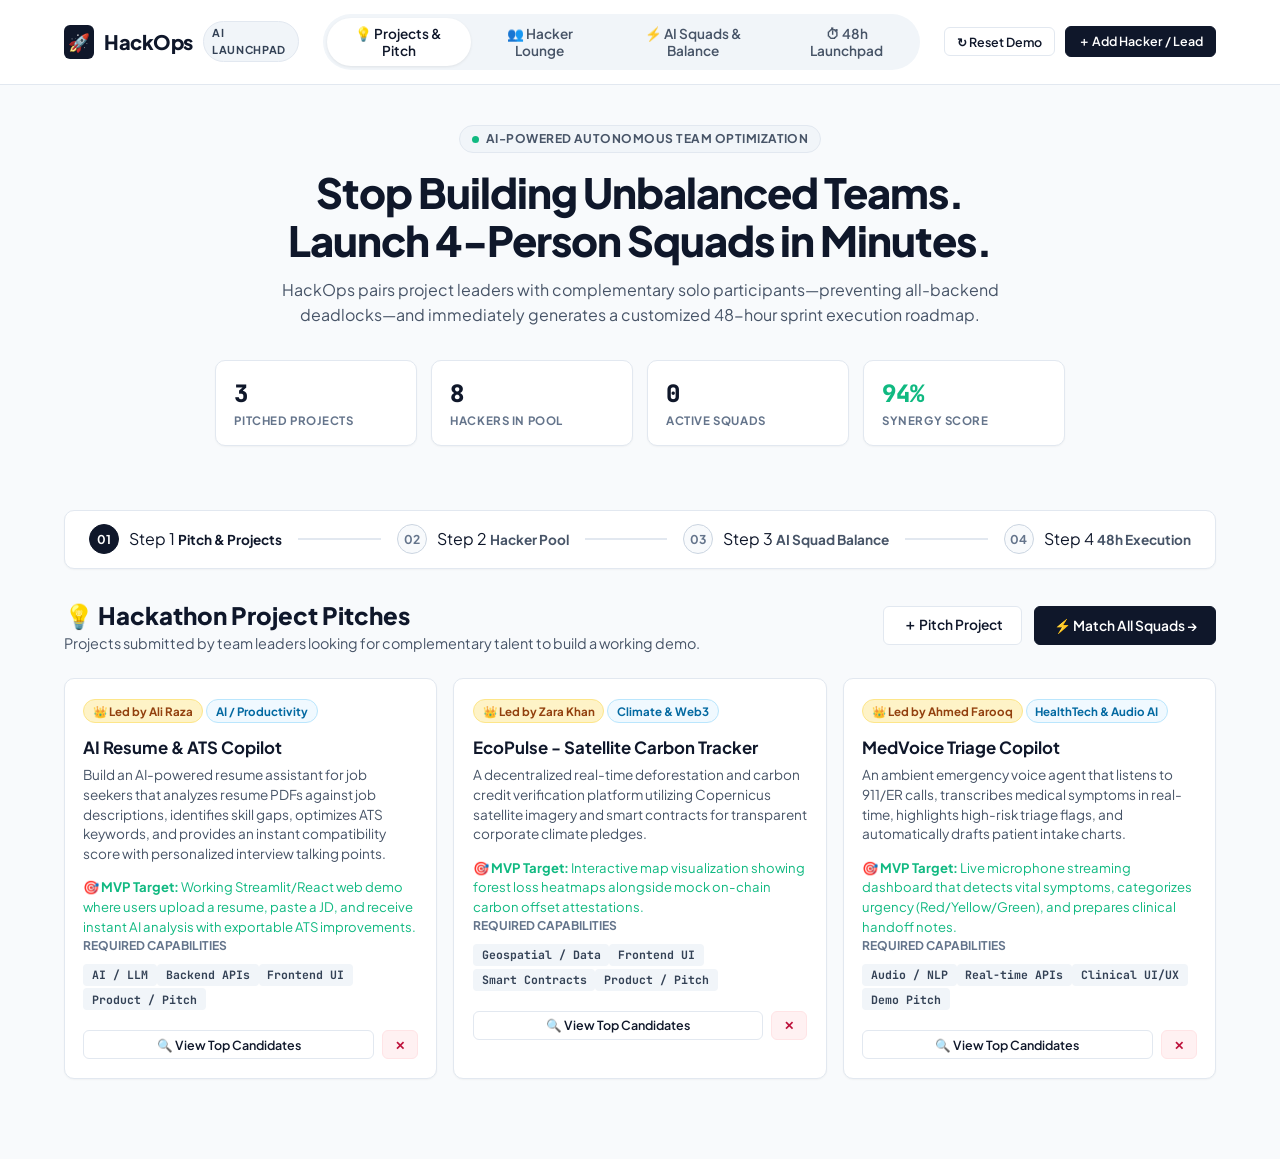
<file: index.html>
<!DOCTYPE html>
<html lang="en">
<head>
  <meta charset="UTF-8">
  <meta name="viewport" content="width=device-width, initial-scale=1.0">
  <title>HackOps | AI Hackathon Squad Matcher & 48-Hour Launchpad</title>
  <meta name="description" content="AI-powered hackathon platform pairing solo participants into balanced 4-person teams with instant 48-hour execution sprint roadmaps.">
  <link rel="stylesheet" href="style.css">
  <link rel="icon" href="data:image/svg+xml,<svg xmlns=%22http://www.w3.org/2000/svg%22 viewBox=%220 0 100 100%22><text y=%22.9em%22 font-size=%2290%22>🚀</text></svg>">
</head>
<body>

  <!-- Top Navigation Bar -->
  <header>
    <div class="container nav-wrapper">
      <a href="#" class="brand" onclick="switchTab('projects'); return false;">
        <div class="brand-icon">🚀</div>
        <span>HackOps</span>
        <span class="brand-badge">AI Launchpad</span>
      </a>

      <!-- Central Navigation Tabs -->
      <nav class="nav-tabs">
        <button class="nav-tab-btn active" data-tab="projects" id="tab-btn-projects">
          <span>💡</span> Projects & Pitch
        </button>
        <button class="nav-tab-btn" data-tab="members" id="tab-btn-members">
          <span>👥</span> Hacker Lounge
        </button>
        <button class="nav-tab-btn" data-tab="matcher" id="tab-btn-matcher">
          <span>⚡</span> AI Squads & Balance
        </button>
        <button class="nav-tab-btn" data-tab="launchpad" id="tab-btn-launchpad">
          <span>⏱</span> 48h Launchpad
        </button>
      </nav>

      <!-- Action Buttons -->
      <div class="nav-actions">
        <button class="btn btn-secondary btn-sm" onclick="resetAllData()" title="Reset to default demo data">
          ↻ Reset Demo
        </button>
        <button class="btn btn-primary btn-sm" onclick="openModal('modal-add-participant')">
          ＋ Add Hacker / Lead
        </button>
      </div>
    </div>
  </header>

  <!-- Main Application Content -->
  <main class="container" style="padding-bottom: 5rem;">

    <!-- Hero Section -->
    <section class="hero">
      <div class="hero-pill">
        <span class="dot"></span>
        <span>AI-Powered Autonomous Team Optimization</span>
      </div>
      <h1 class="hero-title">
        Stop Building Unbalanced Teams.<br>
        <span class="gradient-text-accent">Launch 4-Person Squads in Minutes.</span>
      </h1>
      <p class="hero-subtitle">
        HackOps pairs project leaders with complementary solo participants—preventing all-backend deadlocks—and immediately generates a customized 48-hour sprint execution roadmap.
      </p>

      <!-- Live Quick Stats -->
      <div class="hero-stats">
        <div class="stat-card">
          <div class="stat-number" id="stat-projects">3</div>
          <div class="stat-label">Pitched Projects</div>
        </div>
        <div class="stat-card">
          <div class="stat-number" id="stat-hackers">8</div>
          <div class="stat-label">Hackers in Pool</div>
        </div>
        <div class="stat-card">
          <div class="stat-number" id="stat-squads">0</div>
          <div class="stat-label">Active Squads</div>
        </div>
        <div class="stat-card">
          <div class="stat-number" id="stat-balance" style="color: var(--accent-emerald);">94%</div>
          <div class="stat-label">Synergy Score</div>
        </div>
      </div>
    </section>

    <!-- Visual Interactive Stepper -->
    <div class="stepper-container">
      <div class="stepper">
        <div class="step-node active" data-step="1">
          <div class="step-circle">01</div>
          <div class="step-meta">
            <span class="step-tag">Step 1</span>
            <span class="step-title">Pitch & Projects</span>
          </div>
        </div>
        <div class="step-divider"></div>
        <div class="step-node" data-step="2">
          <div class="step-circle">02</div>
          <div class="step-meta">
            <span class="step-tag">Step 2</span>
            <span class="step-title">Hacker Pool</span>
          </div>
        </div>
        <div class="step-divider"></div>
        <div class="step-node" data-step="3">
          <div class="step-circle">03</div>
          <div class="step-meta">
            <span class="step-tag">Step 3</span>
            <span class="step-title">AI Squad Balance</span>
          </div>
        </div>
        <div class="step-divider"></div>
        <div class="step-node" data-step="4">
          <div class="step-circle">04</div>
          <div class="step-meta">
            <span class="step-tag">Step 4</span>
            <span class="step-title">48h Execution</span>
          </div>
        </div>
      </div>
    </div>

    <!-- TAB 1: Projects & Pitch Studio -->
    <section id="tab-projects" class="tab-content" style="display: block;">
      <div class="card-header" style="margin-bottom: 1.5rem;">
        <div>
          <h2 style="font-size: 1.5rem; font-weight: 800;">💡 Hackathon Project Pitches</h2>
          <p style="color: var(--text-secondary); font-size: 0.9rem;">
            Projects submitted by team leaders looking for complementary talent to build a working demo.
          </p>
        </div>
        <div style="display: flex; gap: 0.75rem;">
          <button class="btn btn-secondary" onclick="openModal('modal-add-project')">
            ＋ Pitch Project
          </button>
          <button class="btn btn-primary" onclick="runSquadMatching()">
            ⚡ Match All Squads →
          </button>
        </div>
      </div>

      <div class="grid-3" id="projects-grid">
        <!-- Rendered dynamically by app.js -->
      </div>
    </section>

    <!-- TAB 2: Hacker Lounge -->
    <section id="tab-members" class="tab-content" style="display: none;">
      <div class="card-header" style="margin-bottom: 1.5rem;">
        <div>
          <h2 style="font-size: 1.5rem; font-weight: 800;">👥 Solo Hacker Talent Pool</h2>
          <p style="color: var(--text-secondary); font-size: 0.9rem;">
            Participants who pasted their raw bio or GitHub profiles. Parsed into distinct roles and superpowers.
          </p>
        </div>
        <div style="display: flex; gap: 0.75rem;">
          <button class="btn btn-primary" onclick="openModal('modal-add-participant')">
            ＋ Add Hacker / Bio
          </button>
          <button class="btn btn-emerald" onclick="runSquadMatching()">
            ⚡ Form Balanced Squads →
          </button>
        </div>
      </div>

      <div class="grid-4" id="members-grid">
        <!-- Rendered dynamically by app.js -->
      </div>
    </section>

    <!-- TAB 3: AI Squads & Balance Studio -->
    <section id="tab-matcher" class="tab-content" style="display: none;">
      <div class="card-header" style="margin-bottom: 1.5rem;">
        <div>
          <h2 style="font-size: 1.5rem; font-weight: 800;">⚡ AI Squad Matcher & Balance Studio</h2>
          <p style="color: var(--text-secondary); font-size: 0.9rem;">
            Complementary 4-person squads (1 Leader + 3 distinct roles) with capability coverage scoring and gap mitigation.
          </p>
        </div>
        <div>
          <button class="btn btn-primary" onclick="runSquadMatching()">
            ↻ Re-Run Matcher
          </button>
        </div>
      </div>

      <div id="squads-container">
        <!-- Rendered dynamically by app.js -->
      </div>
    </section>

    <!-- TAB 4: 48h Launchpad & Execution Engine -->
    <section id="tab-launchpad" class="tab-content" style="display: none;">
      <div id="launchpad-container">
        <!-- Rendered dynamically by app.js -->
      </div>
    </section>

  </main>

  <!-- MODAL: Add Participant (Bio / Lead) -->
  <div class="modal-backdrop" id="modal-add-participant">
    <div class="modal-container">
      <div class="modal-header">
        <h3 style="font-size: 1.15rem; font-weight: 700;">＋ Join HackOps Hacker Pool</h3>
        <button class="btn btn-secondary btn-sm" onclick="closeModal('modal-add-participant')" style="padding: 0.2rem 0.6rem;">✕</button>
      </div>
      <form id="form-add-participant">
        <div class="modal-body">
          <label class="form-label">Are you pitching a project as a Leader or joining as a Member? *</label>
          <div class="role-toggle">
            <div class="role-option">
              <input type="radio" id="role-member" name="participant-role" value="member" checked>
              <label for="role-member" class="role-label">🙋 Member (Join a Squad)</label>
            </div>
            <div class="role-option">
              <input type="radio" id="role-leader" name="participant-role" value="leader">
              <label for="role-leader" class="role-label">👑 Leader (Pitch an Idea)</label>
            </div>
          </div>

          <div class="form-group">
            <label class="form-label" for="part-name">Full Name or Handle *</label>
            <input type="text" class="form-input" id="part-name" placeholder="e.g. Maya Lin" required>
          </div>

          <div class="form-group">
            <label class="form-label" for="part-github">GitHub Profile URL (optional)</label>
            <input type="url" class="form-input" id="part-github" placeholder="https://github.com/username">
          </div>

          <div class="form-group">
            <label class="form-label" for="part-bio">Messy Bio, Skills & Experience *</label>
            <textarea class="form-textarea" id="part-bio" rows="4" placeholder="e.g. CS major with 2 years of React and Next.js experience. Built full-stack apps with FastAPI backends and Tailwind styling. Love rapid prototyping." required></textarea>
            <div style="font-size: 0.76rem; color: var(--text-muted); margin-top: 0.25rem;">
              Tip: Paste your raw resume summary or bullet points—our AI will extract your skills automatically.
            </div>
          </div>

          <!-- Real-time NLP Bio Preview -->
          <div id="bio-parse-preview" style="display: none; background: rgba(0,0,0,0.4); border: 1px dashed var(--border-glow); border-radius: var(--radius-md); padding: 0.85rem; margin-bottom: 1.25rem;">
          </div>

          <!-- Conditional Field for Leaders -->
          <div class="form-group" id="leader-idea-field" style="display: none;">
            <label class="form-label" for="part-idea" style="color: #fbbf24;">💡 Hackathon Project Idea *</label>
            <textarea class="form-textarea" id="part-idea" rows="3" placeholder="Describe the problem, your solution, and what kind of MVP you want to build during the 48 hours."></textarea>
          </div>
        </div>
        <div class="modal-footer">
          <button type="button" class="btn btn-secondary" onclick="closeModal('modal-add-participant')">Cancel</button>
          <button type="submit" class="btn btn-primary">Add to HackOps</button>
        </div>
      </form>
    </div>
  </div>

  <!-- MODAL: Pitch New Project -->
  <div class="modal-backdrop" id="modal-add-project">
    <div class="modal-container">
      <div class="modal-header">
        <h3 style="font-size: 1.15rem; font-weight: 700;">💡 Pitch a New Hackathon Project</h3>
        <button class="btn btn-secondary btn-sm" onclick="closeModal('modal-add-project')" style="padding: 0.2rem 0.6rem;">✕</button>
      </div>
      <form id="form-add-project">
        <div class="modal-body">
          <div class="form-group">
            <label class="form-label" for="new-proj-title">Project Name *</label>
            <input type="text" class="form-input" id="new-proj-title" placeholder="e.g. HealthPulse AI" required>
          </div>

          <div class="form-group">
            <label class="form-label" for="new-proj-track">Track / Category</label>
            <select class="form-select" id="new-proj-track">
              <option value="AI / LLM & Agents">AI / LLM & Agents</option>
              <option value="Web3 & Climate">Web3 & Climate</option>
              <option value="HealthTech & Bio">HealthTech & Bio</option>
              <option value="Developer Tools & Ops">Developer Tools & Ops</option>
              <option value="FinTech & Commerce">FinTech & Commerce</option>
            </select>
          </div>

          <div class="form-group">
            <label class="form-label" for="new-proj-desc">Problem & Solution Summary *</label>
            <textarea class="form-textarea" id="new-proj-desc" rows="3" placeholder="What problem does this solve? What is the core user flow?" required></textarea>
          </div>

          <div class="form-group">
            <label class="form-label" for="new-proj-goal">48-Hour MVP Target Goal</label>
            <input type="text" class="form-input" id="new-proj-goal" placeholder="e.g. Working web app with live speech-to-text and instant diagnosis triage">
          </div>

          <div class="grid-2">
            <div class="form-group">
              <label class="form-label" for="new-proj-leader">Leader Name *</label>
              <input type="text" class="form-input" id="new-proj-leader" placeholder="Your Name" required>
            </div>
            <div class="form-group">
              <label class="form-label" for="new-proj-leader-bio">Leader Skills / Role</label>
              <input type="text" class="form-input" id="new-proj-leader-bio" placeholder="e.g. AI / Python Backend Lead">
            </div>
          </div>
        </div>
        <div class="modal-footer">
          <button type="button" class="btn btn-secondary" onclick="closeModal('modal-add-project')">Cancel</button>
          <button type="submit" class="btn btn-primary">Submit Project Pitch</button>
        </div>
      </form>
    </div>
  </div>

  <!-- Scripts -->
  <script src="app.js"></script>
</body>
</html>
</file>
<file: style.css>
@import url('https://fonts.googleapis.com/css2?family=Plus+Jakarta+Sans:wght@300;400;500;600;700;800&family=JetBrains+Mono:wght@400;500;600&display=swap');

:root {
  --bg-main: #F8FAFC;
  --bg-card: #FFFFFF;
  --bg-card-hover: #F8FAFC;
  --bg-subtle: #F1F5F9;
  --bg-input: #FFFFFF;
  
  --border-subtle: #E2E8F0;
  --border-active: #0F172A;
  
  --primary: #0F172A;
  --primary-hover: #1E293B;
  
  --accent-cyan: #0284C7;
  --accent-emerald: #10B981;
  --accent-amber: #D97706;
  --accent-rose: #E11D48;
  --accent-indigo: #4F46E5;

  --text-primary: #0F172A;
  --text-secondary: #475467;
  --text-muted: #64748B;
  --text-inverse: #FFFFFF;
  
  --radius-sm: 6px;
  --radius-md: 10px;
  --radius-lg: 14px;
  --radius-full: 9999px;
  
  --shadow-sm: 0 1px 2px rgba(0, 0, 0, 0.04);
  --shadow-md: 0 4px 12px rgba(0, 0, 0, 0.05);
  --shadow-lg: 0 10px 25px rgba(0, 0, 0, 0.06);
  
  --font-sans: 'Plus Jakarta Sans', -apple-system, BlinkMacSystemFont, sans-serif;
  --font-mono: 'JetBrains Mono', monospace;
  
  --transition-fast: 0.15s ease;
  --transition-normal: 0.2s cubic-bezier(0.16, 1, 0.3, 1);
}

/* Reset & Base */
*, *::before, *::after {
  box-sizing: border-box;
  margin: 0;
  padding: 0;
}

body {
  font-family: var(--font-sans);
  background-color: var(--bg-main);
  color: var(--text-primary);
  min-height: 100vh;
  line-height: 1.5;
  overflow-x: hidden;
}

/* Container */
.container {
  max-width: 1200px;
  margin: 0 auto;
  padding: 0 1.5rem;
}

/* Header & Nav */
header {
  position: sticky;
  top: 0;
  z-index: 100;
  background: #FFFFFF;
  border-bottom: 1px solid var(--border-subtle);
  padding: 0.85rem 0;
}

.nav-wrapper {
  display: flex;
  align-items: center;
  justify-content: space-between;
  gap: 1.5rem;
}

.brand {
  display: flex;
  align-items: center;
  gap: 0.65rem;
  text-decoration: none;
  color: var(--text-primary);
  font-weight: 800;
  font-size: 1.25rem;
  letter-spacing: -0.5px;
}

.brand-icon {
  width: 34px;
  height: 34px;
  background: #0F172A;
  color: #FFFFFF;
  border-radius: var(--radius-sm);
  display: flex;
  align-items: center;
  justify-content: center;
  font-size: 1.1rem;
}

.brand-badge {
  font-size: 0.68rem;
  font-weight: 700;
  text-transform: uppercase;
  letter-spacing: 0.06em;
  padding: 0.2rem 0.5rem;
  border-radius: var(--radius-full);
  background: #F1F5F9;
  color: #334155;
  border: 1px solid var(--border-subtle);
}

.nav-tabs {
  display: flex;
  align-items: center;
  background: #F1F5F9;
  padding: 0.25rem;
  border-radius: var(--radius-full);
}

.nav-tab-btn {
  background: transparent;
  border: none;
  color: var(--text-secondary);
  font-family: var(--font-sans);
  font-size: 0.85rem;
  font-weight: 600;
  padding: 0.45rem 1rem;
  border-radius: var(--radius-full);
  cursor: pointer;
  transition: all var(--transition-fast);
}

.nav-tab-btn:hover {
  color: var(--text-primary);
}

.nav-tab-btn.active {
  background: #FFFFFF;
  color: var(--text-primary);
  box-shadow: 0 1px 3px rgba(0,0,0,0.08);
}

.nav-actions {
  display: flex;
  align-items: center;
  gap: 0.65rem;
}

/* Minimalist Buttons */
.btn {
  display: inline-flex;
  align-items: center;
  justify-content: center;
  gap: 0.45rem;
  font-family: var(--font-sans);
  font-size: 0.86rem;
  font-weight: 600;
  padding: 0.55rem 1.15rem;
  border-radius: var(--radius-sm);
  cursor: pointer;
  transition: all var(--transition-fast);
  border: 1px solid transparent;
  text-decoration: none;
  white-space: nowrap;
}

.btn-sm {
  padding: 0.35rem 0.75rem;
  font-size: 0.78rem;
}

.btn-lg {
  padding: 0.75rem 1.5rem;
  font-size: 0.95rem;
}

.btn-primary {
  background: #0F172A;
  color: #FFFFFF;
  border-color: #0F172A;
}

.btn-primary:hover {
  background: #1E293B;
  border-color: #1E293B;
}

.btn-secondary {
  background: #FFFFFF;
  color: var(--text-primary);
  border-color: var(--border-subtle);
}

.btn-secondary:hover {
  background: #F8FAFC;
  border-color: #CBD5E1;
}

.btn-danger {
  background: #FFF1F2;
  color: #BE123C;
  border-color: #FFE4E6;
}
.btn-danger:hover {
  background: #FFE4E6;
}

/* Minimal Hero Section */
.hero {
  padding: 2.5rem 0 2rem;
  text-align: center;
}

.hero-pill {
  display: inline-flex;
  align-items: center;
  gap: 0.45rem;
  padding: 0.25rem 0.75rem;
  background: #F1F5F9;
  border: 1px solid var(--border-subtle);
  border-radius: var(--radius-full);
  color: var(--text-secondary);
  font-size: 0.75rem;
  font-weight: 700;
  text-transform: uppercase;
  letter-spacing: 0.04em;
  margin-bottom: 1rem;
}

.hero-pill .dot {
  width: 7px;
  height: 7px;
  background: #10B981;
  border-radius: 50%;
}

.hero-title {
  font-size: 2.6rem;
  font-weight: 800;
  line-height: 1.15;
  letter-spacing: -1px;
  color: var(--text-primary);
  margin-bottom: 0.85rem;
}

.hero-subtitle {
  font-size: 1rem;
  color: var(--text-secondary);
  max-width: 720px;
  margin: 0 auto 2rem;
  line-height: 1.55;
}

.hero-stats {
  display: grid;
  grid-template-columns: repeat(4, 1fr);
  gap: 0.85rem;
  max-width: 850px;
  margin: 0 auto 2rem;
}

.stat-card {
  background: #FFFFFF;
  border: 1px solid var(--border-subtle);
  border-radius: var(--radius-md);
  padding: 0.95rem 1.15rem;
  text-align: left;
  box-shadow: var(--shadow-sm);
}

.stat-number {
  font-size: 1.5rem;
  font-weight: 800;
  color: var(--text-primary);
  font-family: var(--font-mono);
}

.stat-label {
  font-size: 0.72rem;
  color: var(--text-muted);
  font-weight: 700;
  text-transform: uppercase;
  letter-spacing: 0.05em;
}

/* Minimal Stepper Bar */
.stepper-container {
  margin-bottom: 1.75rem;
}

.stepper {
  display: flex;
  align-items: center;
  justify-content: space-between;
  background: #FFFFFF;
  border: 1px solid var(--border-subtle);
  border-radius: var(--radius-md);
  padding: 0.85rem 1.5rem;
  box-shadow: var(--shadow-sm);
}

.step-node {
  display: flex;
  align-items: center;
  gap: 0.65rem;
  cursor: pointer;
}

.step-circle {
  width: 30px;
  height: 30px;
  border-radius: 50%;
  background: #F8FAFC;
  border: 1.5px solid #CBD5E1;
  display: flex;
  align-items: center;
  justify-content: center;
  font-weight: 700;
  font-size: 0.76rem;
  color: var(--text-muted);
}

.step-node.active .step-circle {
  background: #0F172A;
  border-color: #0F172A;
  color: #FFFFFF;
}

.step-node.completed .step-circle {
  background: #10B981;
  border-color: #10B981;
  color: #FFFFFF;
}

.step-title {
  font-size: 0.85rem;
  font-weight: 700;
  color: var(--text-secondary);
}

.step-node.active .step-title {
  color: var(--text-primary);
}

.step-divider {
  flex: 1;
  height: 1.5px;
  background: var(--border-subtle);
  margin: 0 1rem;
}

.step-divider.filled {
  background: #10B981;
}

/* Minimal Card System */
.card {
  background: #FFFFFF;
  border: 1px solid var(--border-subtle);
  border-radius: var(--radius-md);
  padding: 1.25rem;
  box-shadow: var(--shadow-sm);
}

.card-header {
  display: flex;
  align-items: center;
  justify-content: space-between;
  margin-bottom: 1rem;
  gap: 1rem;
}

.card-title {
  font-size: 1.05rem;
  font-weight: 700;
  color: var(--text-primary);
}

/* Minimal Badges */
.badge {
  display: inline-flex;
  align-items: center;
  gap: 0.3rem;
  padding: 0.15rem 0.55rem;
  border-radius: var(--radius-full);
  font-size: 0.72rem;
  font-weight: 700;
}

.badge-leader {
  background: #FEF3C7;
  color: #92400E;
  border: 1px solid #FDE68A;
}

.badge-member {
  background: #EFF6FF;
  color: #1E40AF;
  border: 1px solid #DBEAFE;
}

.badge-skill {
  background: #F1F5F9;
  color: #334155;
  font-family: var(--font-mono);
  font-size: 0.72rem;
  border-radius: 4px;
}

.badge-success {
  background: #ECFDF5;
  color: #065F46;
  border: 1px solid #A7F3D0;
}

.badge-cyan {
  background: #F0F9FF;
  color: #0369A1;
  border: 1px solid #BAE6FD;
}

/* Grid Layouts */
.grid-2 { display: grid; grid-template-columns: repeat(2, 1fr); gap: 1.25rem; }
.grid-3 { display: grid; grid-template-columns: repeat(3, 1fr); gap: 1rem; }
.grid-4 { display: grid; grid-template-columns: repeat(4, 1fr); gap: 1rem; }
.grid-sidebar { display: grid; grid-template-columns: 340px 1fr; gap: 1.25rem; }

/* Form Controls */
.form-group { margin-bottom: 1rem; }
.form-label { display: block; font-size: 0.82rem; font-weight: 600; color: var(--text-secondary); margin-bottom: 0.35rem; }

.form-input, .form-textarea, .form-select {
  width: 100%;
  background: #FFFFFF;
  border: 1px solid var(--border-subtle);
  border-radius: var(--radius-sm);
  padding: 0.65rem 0.85rem;
  color: var(--text-primary);
  font-family: var(--font-sans);
  font-size: 0.88rem;
}

.form-input:focus, .form-textarea:focus, .form-select:focus {
  outline: none;
  border-color: var(--primary);
  box-shadow: 0 0 0 2px rgba(15, 23, 42, 0.1);
}

/* Minimal Project & Member Cards */
.project-card, .member-card {
  background: #FFFFFF;
  border: 1px solid var(--border-subtle);
  border-radius: var(--radius-md);
  padding: 1.15rem;
  box-shadow: var(--shadow-sm);
}

.project-card:hover, .member-card:hover {
  border-color: #CBD5E1;
}

.project-title { font-size: 1.05rem; font-weight: 700; color: var(--text-primary); }
.project-desc { font-size: 0.85rem; color: var(--text-secondary); line-height: 1.45; margin-top: 0.3rem; }

/* Squad Banner */
.squad-banner {
  background: #FFFFFF;
  border: 1px solid var(--border-subtle);
  border-radius: var(--radius-md);
  padding: 1.5rem;
  margin-bottom: 1.25rem;
  box-shadow: var(--shadow-sm);
}

.squad-score-grid {
  display: grid;
  grid-template-columns: repeat(4, 1fr);
  gap: 0.85rem;
}

.score-box {
  background: #F8FAFC;
  border: 1px solid var(--border-subtle);
  border-radius: var(--radius-sm);
  padding: 0.85rem;
  text-align: center;
}

.score-value {
  font-size: 1.6rem;
  font-weight: 800;
  font-family: var(--font-mono);
  color: #0F172A;
}

.score-label {
  font-size: 0.72rem;
  color: var(--text-muted);
  text-transform: uppercase;
  letter-spacing: 0.04em;
  margin-top: 0.15rem;
}

/* Modals */
.modal-backdrop {
  position: fixed;
  inset: 0;
  background: rgba(15, 23, 42, 0.4);
  z-index: 1000;
  display: flex;
  align-items: center;
  justify-content: center;
  padding: 1.5rem;
  opacity: 0;
  pointer-events: none;
}

.modal-backdrop.open { opacity: 1; pointer-events: auto; }

.modal-container {
  background: #FFFFFF;
  border: 1px solid var(--border-subtle);
  border-radius: var(--radius-md);
  width: 100%;
  max-width: 580px;
  box-shadow: var(--shadow-lg);
}

.modal-header {
  padding: 1.15rem 1.35rem;
  border-bottom: 1px solid var(--border-subtle);
  display: flex;
  align-items: center;
  justify-content: space-between;
}

.modal-body { padding: 1.35rem; }
.modal-footer {
  padding: 1rem 1.35rem;
  border-top: 1px solid var(--border-subtle);
  display: flex;
  align-items: center;
  justify-content: flex-end;
  gap: 0.65rem;
}

/* Responsive */
@media (max-width: 768px) {
  .hero-title { font-size: 1.85rem; }
  .grid-2, .grid-3, .grid-4 { grid-template-columns: 1fr; }
  .squad-score-grid { grid-template-columns: repeat(2, 1fr); }
  .stepper { flex-direction: column; gap: 0.75rem; }
  .step-divider { display: none; }
}
</file>
